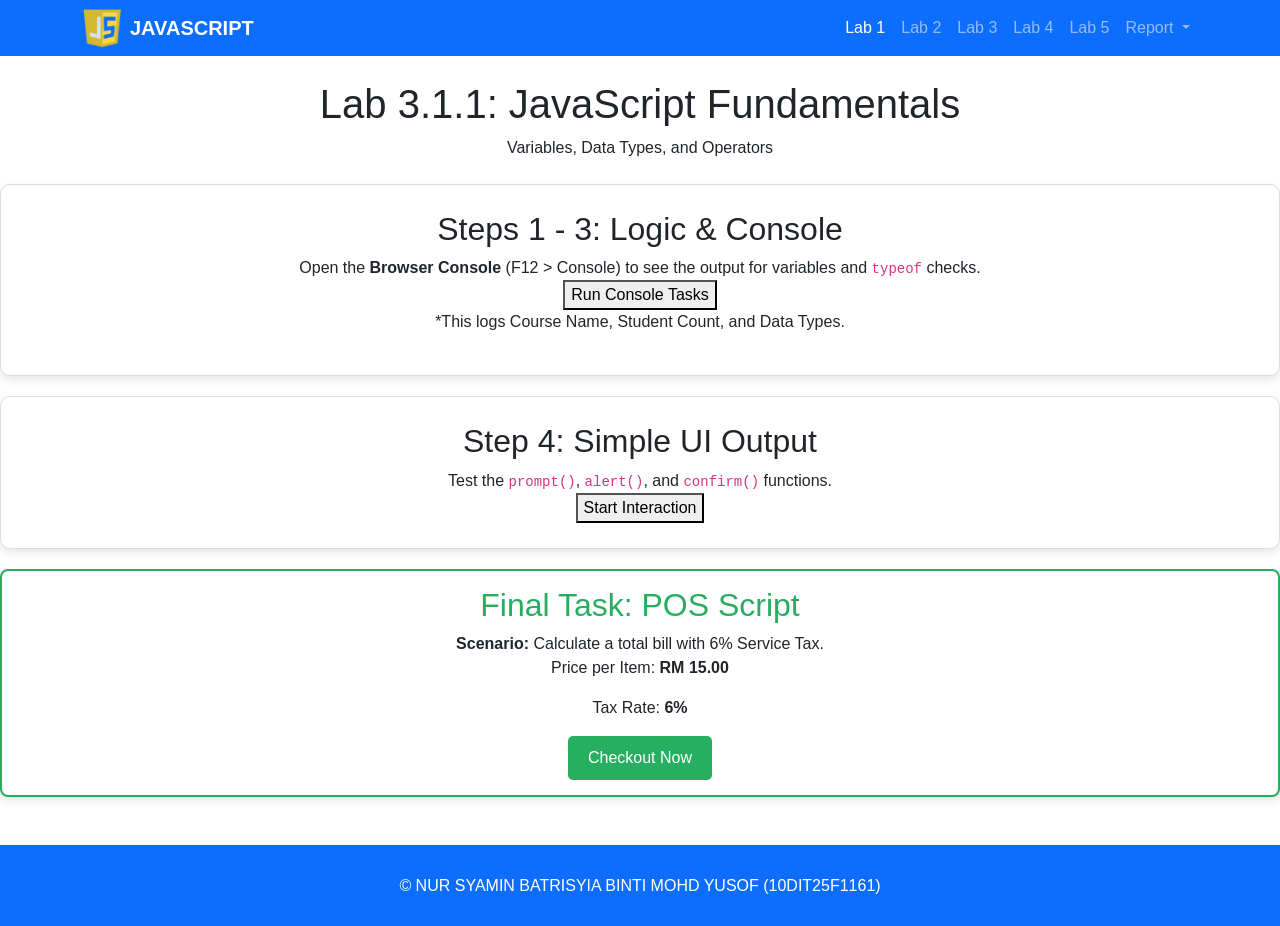
<file: index.html>
<!DOCTYPE html>
<html lang="ms">
<head>
    <meta charset="UTF-8">
    <meta name="viewport" content="width=device-width, initial-scale=1.0">
    <title>JAVASCRIPT | Index</title>
    <link href="https://cdn.jsdelivr.net/npm/bootstrap@5.3.0/dist/css/bootstrap.min.css" rel="stylesheet">
    <style>
        /* CSS tambahan untuk kemas */
        body { font-family: 'Segoe UI', sans-serif; }
        footer { border-top: 5px solid #0d6efd; }
        .card { transition: 0.3s; }
        .card:hover { transform: translateY(-5px); }
        .accordion-button:not(.collapsed) { background-color: #0d6efd; color: white; }

            /* Center main content */
.main-content{
    max-width: 800px;
    margin: 40px auto;
}

/* Box design */
.lab-card{
    background: white;
    border: 1px solid #ddd;
    border-radius: 10px;
    padding: 25px;
    margin-bottom: 20px;
    box-shadow: 0 4px 10px rgba(0,0,0,0.1);
    text-align: center;
}
    </style>
</head>
<body>

    <header>
        <nav class="navbar navbar-expand-lg navbar-dark bg-primary">
            <div class="container">
                <img src="images/logo.png" alt="JavaScript Logo" width="40" height="40"
             class="me-2">
                <a class="navbar-brand fw-bold" href="index.html">JAVASCRIPT</a>
                <button class="navbar-toggler" type="button" data-bs-toggle="collapse" data-bs-target="#navbarNavMain">
                    <span class="navbar-toggler-icon"></span>
                </button>

                <div class="collapse navbar-collapse justify-content-end" id="navbarNavMain">
                    <ul class="navbar-nav">
                        <li class="nav-item"><a class="nav-link active" href="index.html">Lab 1</a></li>
                        <li class="nav-item"><a class="nav-link" href="lab2.html">Lab 2</a></li>
                        <li class="nav-item"><a class="nav-link" href="lab3.html">Lab 3</a></li>
                        <li class="nav-item"><a class="nav-link" href="lab4.html">Lab 4</a></li>
                        <li class="nav-item"><a class="nav-link" href="lab5.html">Lab 5</a></li>
                        <li class="nav-item dropdown">
                          <a class="nav-link dropdown-toggle" href="#" id="reportDropdown" role="button" data-bs-toggle="dropdown" aria-expanded="false">
                            Report
                          </a>
                          <ul class="dropdown-menu" aria-labelledby="reportDropdown">
                            <li><a class="dropdown-item" href="report2.html">Report 1</a></li>
                            <li><a class="dropdown-item" href="report/LAB ACTIVITY 3_JS_Part B_week9.docx">Lab 4 Part B</a></li>
                            <li><a class="dropdown-item" href="report2.html">Report 2</a></li>
                            <li><a class="dropdown-item" href="report3.html">Report 3</a></li>
                          </ul>
                        </li>
                    </ul>
                </div>
            </div>
        </nav>
    </header>

    <header class="text-center my-4">
    <h1>Lab 3.1.1: JavaScript Fundamentals</h1>
    <p>Variables, Data Types, and Operators</p>
</header>
    
    <section class="lab-card">
        <h2>Steps 1 - 3: Logic & Console</h2>
        <div class="instruction">
            Open the <strong>Browser Console</strong> (F12 > Console) to see the output for variables and <code>typeof</code> checks.
        </div>
        <button onclick="runConsoleTasks()">Run Console Tasks</button>
        <p class="note">*This logs Course Name, Student Count, and Data Types.</p>
    </section>

    <section class="lab-card">
        <h2>Step 4: Simple UI Output</h2>
        <div class="instruction">
            Test the <code>prompt()</code>, <code>alert()</code>, and <code>confirm()</code> functions.
        </div>
        <button onclick="runInteraction()">Start Interaction</button>
    </section>    

    <section class="lab-card" style="border: 2px solid #27ae60; margin-top: 20px; padding: 15px; border-radius: 8px;">
        <h2 style="color: #27ae60;">Final Task: POS Script</h2>
        <div class="instruction">
            <strong>Scenario:</strong> Calculate a total bill with 6% Service Tax.
        </div>
        <p>Price per Item: <strong>RM 15.00</strong></p>
        <p>Tax Rate: <strong>6%</strong></p>
        
        <button onclick="runPOS()" style="background-color: #27ae60; color: white; padding: 10px 20px; border: none; border-radius: 5px; cursor: pointer;">
            Checkout Now
        </button>
    </section>    

    <script>
        function runConsoleTasks() {
            const courseName = "Web Design Technology";
            let studentCount = 30;
            let isLabFinished = false;

            console.log("---Step 1: Variables---");
            console.log("Course:", courseName);
            console.log("Initial Students:", studentCount);

            let x = 10;
            let y = 3;
            console.log("---Step 2: Arithemetic---");
            console.log("Addition (10+3):", x + y);
            console.log("Reminder (10%3):", x % y);

            console.log("---Step 3: Data Types---");
            console.log("Types of courseName:", typeof courseName);
            console.log("Types of studentCount:", typeof studentCount);
            console.log("Types of isLabFinished:", typeof isLabFinished);

            alert("Check your browser console (F12) to see the results!");
        }

        function runInteraction() {
            let username = prompt("What is your name?");
            if (username) {
                alert("Welcome to JS Lab, " + username + "!");

                let proceed = confirm("Do you want to start the lab?");
                console.log("User wants to proceed:", proceed);
            }
        }    

        function runPOS() {
            const pricePerItem = 15;
            const taxRate = 0.06;

            let quantity = prompt("How many items do youu want to buy?")

            if (quantity !== null && quantity !== "") {
                let qtyNumber = parseInt(quantity);

                if (!isNaN(qtyNumber) && qtyNumber > 0) {
                    let subtotal = pricePerItem * qtyNumber;
                    let totalTax = subtotal * taxRate;
                    let finalBill= subtotal + totalTax;

                    alert("Order Summary:\n" +
                          "------------------\n" +
                          "Quantity: " + qtyNumber + "\n" +
                          "Subtotal: RM " + subtotal.toFixed(2) + "\n" +
                          "Service Tax (6%): RM " + totalTax.toFixed(2) + "\n\n" +
                          "Your total bill is: RM " + finalBill.toFixed(2));

                } else {
                    alert("Invalid input! Please enter a valid number.");
                }
            }
        }
    </script>

    <footer class="bg-primary text-white py-4 mt-5">
        <div class="container text-center">
            <p class="mb-1">&copy; NUR SYAMIN BATRISYIA BINTI MOHD YUSOF (10DIT25F1161)</p>
        </div>
    </footer>

    <script src="https://cdn.jsdelivr.net/npm/bootstrap@5.3.0/dist/js/bootstrap.bundle.min.js"></script>
</body>
</html>
</file>
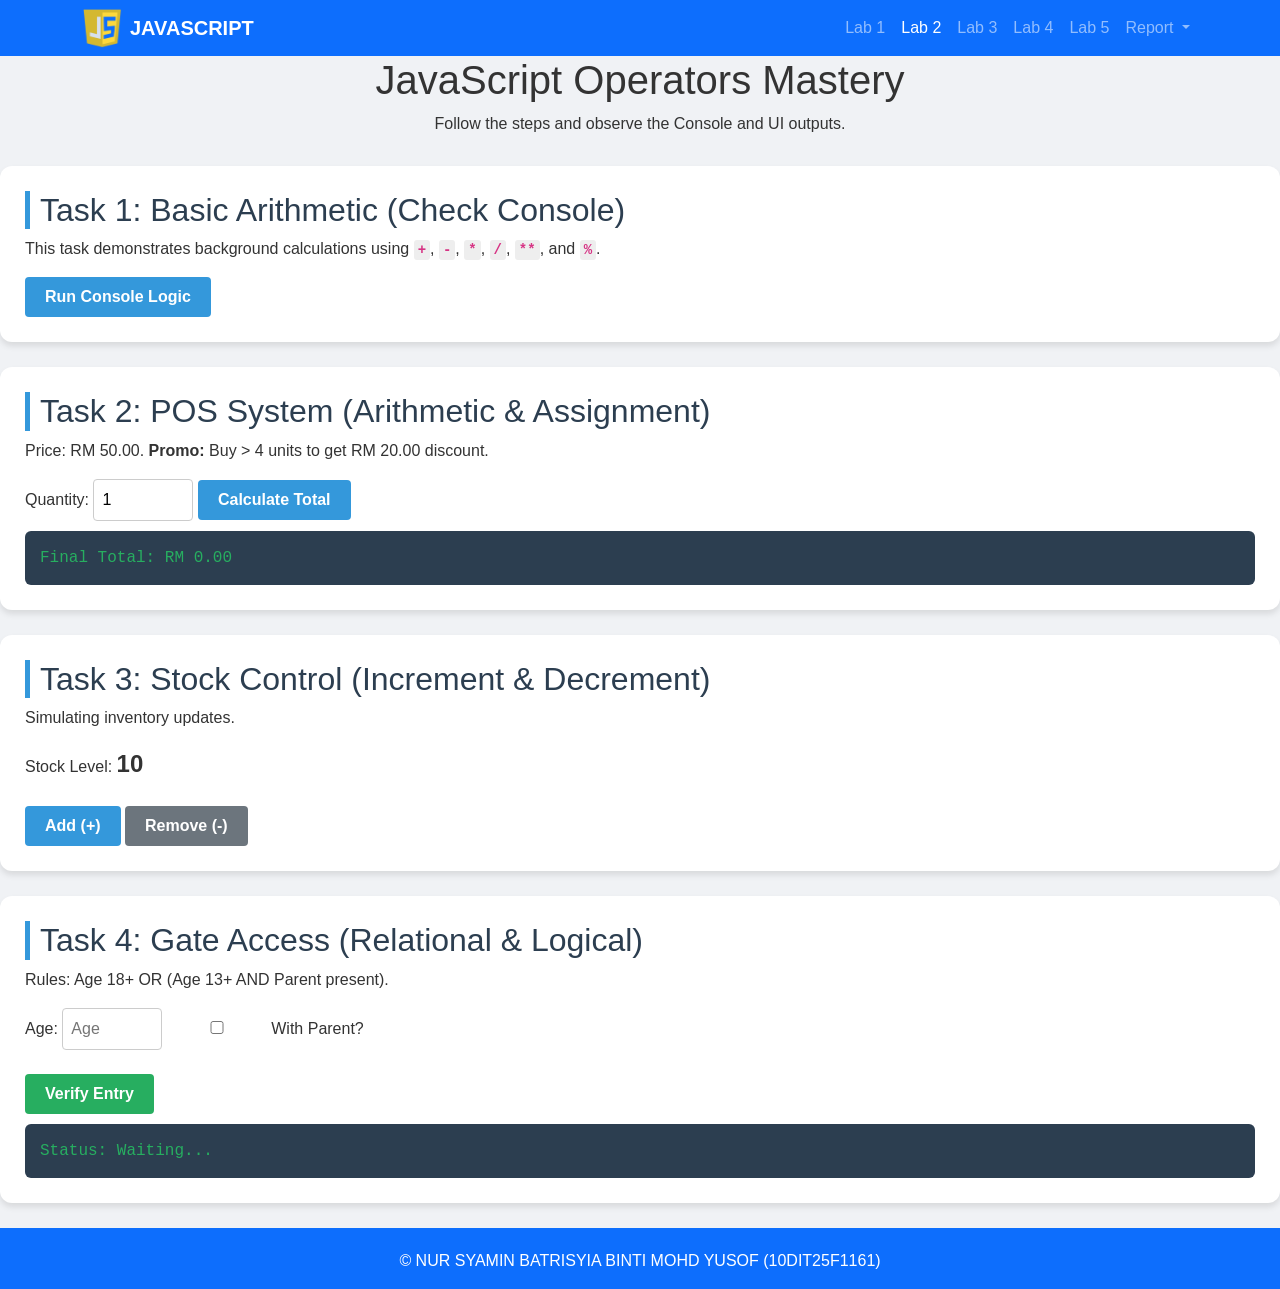
<file: lab2.html>
<!DOCTYPE html>
<html lang="ms">
<head>
    <meta charset="UTF-8">
    <meta name="viewport" content="width=device-width, initial-scale=1.0">
    <title>JAVASCRIPT | Index</title>
    <link href="https://cdn.jsdelivr.net/npm/bootstrap@5.3.0/dist/css/bootstrap.min.css" rel="stylesheet">
    <style>
        /* CSS tambahan untuk kemas */
        body { font-family: 'Segoe UI', sans-serif; }
        footer { border-top: 5px solid #0d6efd; }
        .card { transition: 0.3s; }
        .card:hover { transform: translateY(-5px); }
        .accordion-button:not(.collapsed) { background-color: #0d6efd; color: white; }
    </style>
    <style>
        body { font-family: 'Segoe UI', sans-serif; background-color: #f0f2f5; color: #333; }

        section { background: white; padding: 25px; border-radius: 12px; margin-bottom: 25px; box-shadow: 0 4px 6px rgba(0,0,0,0.1); }

        h2 { color: #2c3e50; border-left: 5px solid #3498db; padding-left: 10px; margin-top: 0; }

        .output-box { background: #2c3e50; color: #27ae60; padding: 15px; border-radius: 6px; font-family: 'Courier New', monospace; margin-top: 10px; }

        .short-note { background: #fff3cd; color: #856404; padding: 15px; border-radius: 6px; margin-top: 15px; border-left: 5px solid #ffc107; display: none; font-size: 0.9rem; }

        input { padding: 8px; width: 100px; border-radius: 4px; border: 1px solid #ccc; }

        button { padding: 8px 20px; background: #3498db; color: white; border: none; border-radius: 4px; cursor: pointer; font-weight: bold; }

        button:hover { background: #2980b9; }

        code { background: #eee; padding: 2px 4px; border-radius: 3px; font-weight: bold; color: #d63384; }
    </style>
</head>
<body>

    <header>
        <nav class="navbar navbar-expand-lg navbar-dark bg-primary">
            <div class="container">
                <img src="images/logo.png" alt="JavaScript Logo" width="40" height="40"
                class="me-2">
                <a class="navbar-brand fw-bold" href="index.html">JAVASCRIPT</a>
                <button class="navbar-toggler" type="button" data-bs-toggle="collapse" data-bs-target="#navbarNavMain">
                    <span class="navbar-toggler-icon"></span>
                </button>

                <div class="collapse navbar-collapse justify-content-end" id="navbarNavMain">
                    <ul class="navbar-nav">
                        <li class="nav-item"><a class="nav-link" href="index.html">Lab 1</a></li>
                        <li class="nav-item"><a class="nav-link active" href="lab2.html">Lab 2</a></li>
                        <li class="nav-item"><a class="nav-link" href="lab3.html">Lab 3</a></li>
                        <li class="nav-item"><a class="nav-link" href="lab4.html">Lab 4</a></li>
                        <li class="nav-item"><a class="nav-link" href="lab5.html">Lab 5</a></li>
                        <li class="nav-item dropdown">
                          <a class="nav-link dropdown-toggle" href="#" id="reportDropdown" role="button" data-bs-toggle="dropdown" aria-expanded="false">
                            Report
                          </a>
                          <ul class="dropdown-menu" aria-labelledby="reportDropdown">
                            <li><a class="dropdown-item" href="report2.html">Report 1</a></li>
                            <li><a class="dropdown-item" href="report/LAB ACTIVITY 3_JS_Part B_week9.docx">Lab 4 Part B</a></li>
                            <li><a class="dropdown-item" href="report2.html">Report 2</a></li>
                            <li><a class="dropdown-item" href="report3.html">Report 3</a></li>
                          </ul>
                        </li>
                    </ul>
                </div>
            </div>
        </nav>
    </header>

    <header style="text-align: center; margin-bottom: 30px;">
        <h1>JavaScript Operators Mastery</h1>
        <p>Follow the steps and observe the Console and UI outputs.</p>
    </header>

    <section>
        <h2>Task 1: Basic Arithmetic (Check Console)</h2>
        <p>This task demonstrates background calculations using <code>+</code>, <code>-</code>, <code>*</code>, <code>/</code>, <code>**</code>, and <code>%</code>.</p>
        <button onclick="runTask1()">Run Console Logic</button>
    </section>

    <section>
        <h2>Task 2: POS System (Arithmetic & Assignment)</h2>
        <p>Price: RM 50.00. <strong>Promo:</strong> Buy > 4 units to get RM 20.00 discount.</p>
        Quantity: <input type="number" id="qty" value="1">
        <button onclick="runTask2()">Calculate Total</button>
        <div id="outPOS" class="output-box">Final Total: RM 0.00</div>
        <div id="notePOS" class="short-note"></div>
    </section>

    <section>
        <h2>Task 3: Stock Control (Increment & Decrement)</h2>
        <p>Simulating inventory updates.</p>
        Stock Level: <span id="stockVal" style="font-size: 1.5rem; font-weight: bold;">10</span><br><br>
        <button onclick="runTask3('inc')">Add (+)</button>
        <button onclick="runTask3('dec')" style="background:#6c757d;">Remove (-)</button>
        <div id="noteStock" class="short-note"></div>
    </section>

    <section>
        <h2>Task 4: Gate Access (Relational & Logical)</h2>
        <p>Rules: Age 18+ OR (Age 13+ AND Parent present).</p>
        Age: <input type="number" id="age" placeholder="Age"> 
        <label><input type="checkbox" id="parent"> With Parent?</label><br><br>
        <button onclick="runTask4()" style="background:#27ae60;">Verify Entry</button>
        <div id="outSecurity" class="output-box">Status: Waiting...</div>
        <div id="noteSecurity" class="short-note"></div>
    </section>

    <script>
        function showNote(id,text) {
            const noteDiv = document.getElementById(id);
            noteDiv.style.display = 'block';
            noteDiv.innerHTML = text;
        }

        function runTask1() {
            console.log("--- Task 1: Arithmetic Operations ---");
            let students = 31;
            students = students + 1;
            students = students - 2;
            students = students * 2;
            students = students / 2;
            let power = 10 ** 2;
            let remainder = 31 % 2;

            console.log("Final Student Count: " + students);
            console.log("10 to the power of 2: " + power);
            console.log("Remainder of 31/2: " + remainder);
            alert("Check Browser Console (F12) for results!");
        }

        function runTask2() {
            let price = 50;
            let qty = parseInt(document.getElementById('qty').value);

            let total = price * qty;
            let note = "<b>Subtopic (a) Arithemetic:</b> <code>*</code> multiplied " + price + " by " + qty + ".<br>";

            if (qty > 4) {
                total -= 20;
                note += "<b>Subtopic (b) Assignment:</b> <code>-=</code> updated the total by subtracting the discount.";
            }

            document.getElementById('outPOS').textContent = "Final Total: RM " + total.toFixed(2);
            showNote('notePOS', note);
        }

        let stock = 10;
        function runTask3(type) {
            let note = "";
            if (type === 'inc') {
                stock++;
                note = "<b>Subtopic (c) Increment:</b> <code>++</code> increased the stock by 1.";
            } else {
                stock--;
                note = "<b>Subtopic (c) Decrement:</b>  <code>--</code> decreased the stock by 1.";
            }
            document.getElementById('stockVal').textContent = stock;
            showNote('noteStock', note);
        }

        function runTask4() {
            let age = parseInt(document.getElementById('age').value);
            let hasParent = document.getElementById('parent').checked;
            let status = document.getElementById('outSecurity');

            if (isNaN(age)) return alert("Please enter a valid age. ");

            let isEligible = (age >= 18) || (age >= 13 && hasParent);
            status.textContent = isEligible ? "Status: ACCESS GRANTED ✅" : "Status: ACCESS DENIED ❌";
            status.style.color = isEligible ? "#27ae60" : "#ff4d4d";

            let note = "<b>Subtopic (d) Relational:</b> <code>>=</code> compared Age (" + age + ") to the limit.<br>";
            note += "<b>Subtopic (e) Logical:</b> Used <code>||</code> (OR) and <code>&&</code> (AND) to combine rules.";
            showNote('noteSecurity', note);
        }


    </script>

<!-- ================= FOOTER ================= -->
<footer class="bg-primary text-white text-center py-3">
    &copy; NUR SYAMIN BATRISYIA BINTI MOHD YUSOF (10DIT25F1161)
</footer>


<script src="https://cdn.jsdelivr.net/npm/bootstrap@5.3.2/dist/js/bootstrap.bundle.min.js"></script>
</body>
</html>
</file>
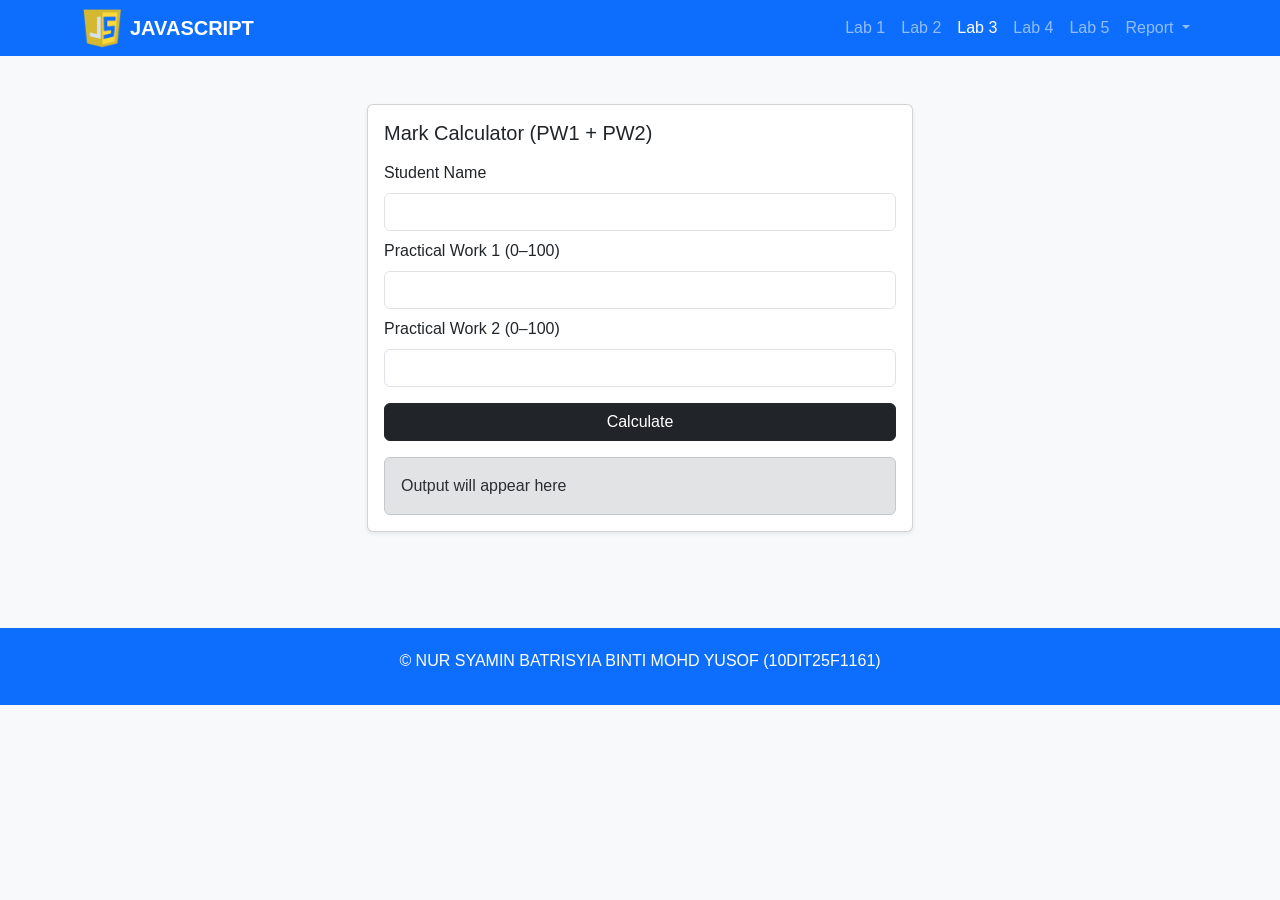
<file: lab3.html>
<!DOCTYPE html>
<html lang="ms">
<head>
    <meta charset="UTF-8">
    <meta name="viewport" content="width=device-width, initial-scale=1.0">
    <title>JAVASCRIPT | Index</title>
    <link href="https://cdn.jsdelivr.net/npm/bootstrap@5.3.0/dist/css/bootstrap.min.css" rel="stylesheet">
    <style>
        /* CSS tambahan untuk kemas */
        body { font-family: 'Segoe UI', sans-serif; }
        footer { border-top: 5px solid #0d6efd; }
        .card { transition: 0.3s; }
        .card:hover { transform: translateY(-5px); }
        .accordion-button:not(.collapsed) { background-color: white; color: white; }
    </style>
</head>
<body>

    <header>
        <nav class="navbar navbar-expand-lg navbar-dark bg-primary">
            <div class="container">
                <img src="images/logo.png" alt="JavaScript Logo" width="40" height="40"
             class="me-2">
                <a class="navbar-brand fw-bold" href="index.html">JAVASCRIPT</a>
                <button class="navbar-toggler" type="button" data-bs-toggle="collapse" data-bs-target="#navbarNavMain">
                    <span class="navbar-toggler-icon"></span>
                </button>

                <div class="collapse navbar-collapse justify-content-end" id="navbarNavMain">
                    <ul class="navbar-nav">
                        <li class="nav-item"><a class="nav-link" href="index.html">Lab 1</a></li>
                        <li class="nav-item"><a class="nav-link" href="lab2.html">Lab 2</a></li>
                        <li class="nav-item"><a class="nav-link active" href="lab3.html">Lab 3</a></li>
                        <li class="nav-item"><a class="nav-link" href="lab4.html">Lab 4</a></li>
                        <li class="nav-item"><a class="nav-link" href="lab5.html">Lab 5</a></li>
                        <li class="nav-item dropdown">
                          <a class="nav-link dropdown-toggle" href="#" id="reportDropdown" role="button" data-bs-toggle="dropdown" aria-expanded="false">
                            Report
                          </a>
                          <ul class="dropdown-menu" aria-labelledby="reportDropdown">
                            <li><a class="dropdown-item" href="report2.html">Report 1</a></li>
                            <li><a class="dropdown-item" href="report/LAB ACTIVITY 3_JS_Part B_week9.docx">Lab 4 Part B</a></li>
                            <li><a class="dropdown-item" href="report2.html">Report 2</a></li>
                            <li><a class="dropdown-item" href="report3.html">Report 3</a></li>
                          </ul>
                        </li>
                    </ul>
                </div>
            </div>
        </nav>
    </header>

    <body class="bg-light">

        <div class="container py-5">
        <div class="row justify-content-center">
        <div class="col-md-6">
        
        <div class="card shadow-sm">
        <div class="card-body">
        <h1 class="h5 mb-3">Mark Calculator (PW1 + PW2)</h1>
        
        <div class="mb-2">
        <label class="form-label">Student Name</label>
        <input type="text" id="studentName" class="form-control">
        </div>
        
        <div class="mb-2">
        <label class="form-label">Practical Work 1 (0–100)</label>
        <input type="number" id="pw1" class="form-control" min="0" max="100">
        </div>
        
        <div class="mb-3">
        <label class="form-label">Practical Work 2 (0–100)</label>
        <input type="number" id="pw2" class="form-control" min="0" max="100">
        </div>
        
        <button id="btnCalc" class="btn btn-dark w-100">Calculate</button>
        
        <div id="outputBox" class="alert alert-secondary mt-3 mb-0">
        Output will appear here
        </div>
        </div>
        </div>
        
        </div>
        </div>
        </div>
        
        </body>
        

<footer class="mt-5 py-3 bg-primary text-white text-center">
    <p>&copy; NUR SYAMIN BATRISYIA BINTI MOHD YUSOF (10DIT25F1161)</p>
</footer>

<script src="script.js"></script>

</body>
</html>
</file>
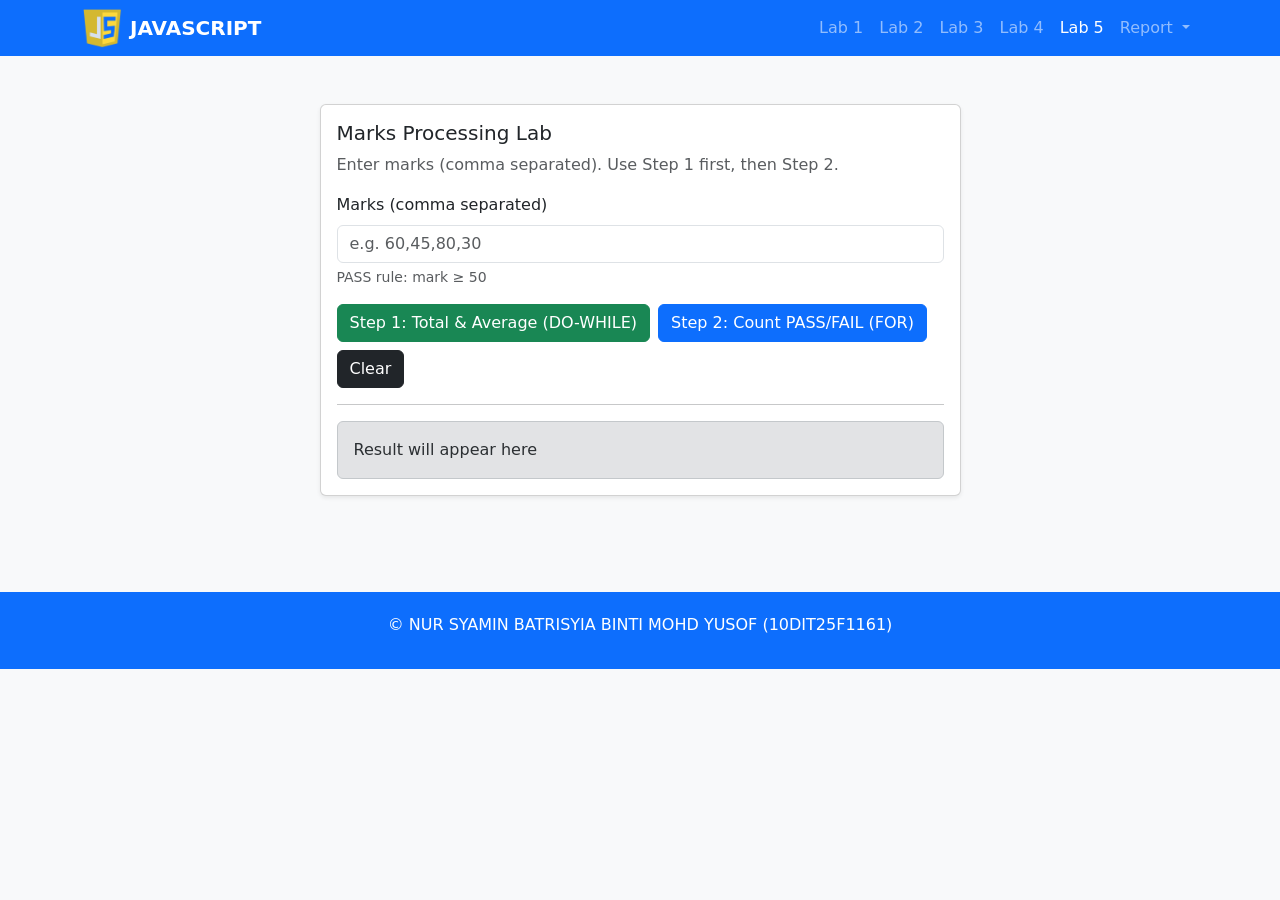
<file: lab5.html>
<!DOCTYPE html>
<html lang="en">
<head>
  <meta charset="UTF-8">
  <meta name="viewport" content="width=device-width, initial-scale=1.0">
  <title>Marks Processing Lab</title>
  <link href="https://cdn.jsdelivr.net/npm/bootstrap@5.3.0/dist/css/bootstrap.min.css" rel="stylesheet">
    <style>
        /* CSS tambahan untuk kemas */
        body { font-family: 'Segoe UI', sans-serif; }
        footer { border-top: 5px solid #0d6efd; }
        .card { transition: 0.3s; }
        .card:hover { transform: translateY(-5px); }
        .accordion-button:not(.collapsed) { background-color: #0d6efd; color: white; }
    </style>

  <!-- Bootstrap CDN CSS -->
  <link href="https://cdn.jsdelivr.net/npm/bootstrap@5.3.2/dist/css/bootstrap.min.css" rel="stylesheet">
</head>
<body class="bg-light">

  <header>
        <nav class="navbar navbar-expand-lg navbar-dark bg-primary">
            <div class="container">
                <img src="images/logo.png" alt="JavaScript Logo" width="40" height="40"
             class="me-2">
                <a class="navbar-brand fw-bold" href="index.html">JAVASCRIPT</a>
                <button class="navbar-toggler" type="button" data-bs-toggle="collapse" data-bs-target="#navbarNavMain">
                    <span class="navbar-toggler-icon"></span>
                </button>

                <div class="collapse navbar-collapse justify-content-end" id="navbarNavMain">
                    <ul class="navbar-nav">
                        <li class="nav-item"><a class="nav-link" href="index.html">Lab 1</a></li>
                        <li class="nav-item"><a class="nav-link" href="lab2.html">Lab 2</a></li>
                        <li class="nav-item"><a class="nav-link" href="lab3.html">Lab 3</a></li>
                        <li class="nav-item"><a class="nav-link" href="lab4.html">Lab 4</a></li>
                        <li class="nav-item"><a class="nav-link active" href="lab5.html">Lab 5</a></li>
                        <li class="nav-item dropdown">
                          <a class="nav-link dropdown-toggle" href="#" id="reportDropdown" role="button" data-bs-toggle="dropdown" aria-expanded="false">
                            Report
                          </a>
                          <ul class="dropdown-menu" aria-labelledby="reportDropdown">
                            <li><a class="dropdown-item" href="report/Report Lab 1.pdf">Report Lab 1</a></li>
                            <li><a class="dropdown-item" href="report/Report Lab 2.pdf">Report Lab 2</a></li>
                            <li><a class="dropdown-item" href="report/Report Lab 3.pdf">Report Lab 3</a></li>
                            <li><a class="dropdown-item" href="report/Report Lab 4.pdf">Report Lab 4</a></li>
                            <li><a class="dropdown-item" href="report/Report Lab 4 Part 2.pdf">Report Lab 4.2</a></li>
                            <li><a class="dropdown-item" href="report/Report Lab 5.pdf">Report Lab 5</a></li>
                          </ul>
                        </li>
                    </ul>
                </div>
            </div>
        </nav>
    </header>

  <div class="container py-5">
    <div class="row justify-content-center">
      <div class="col-lg-7">

        <div class="card shadow-sm">
          <div class="card-body">
            <h1 class="h5 mb-2">Marks Processing Lab</h1>
            <p class="text-muted mb-3">
              Enter marks (comma separated). Use Step 1 first, then Step 2.
            </p>

            <div class="mb-3">
              <label class="form-label">Marks (comma separated)</label>
              <input type="text" id="marks" class="form-control" placeholder="e.g. 60,45,80,30">
              <div class="form-text">PASS rule: mark ≥ 50</div>
            </div>

            <div class="d-flex flex-wrap gap-2">
              <button id="btnDoWhile" class="btn btn-success">Step 1: Total & Average (DO-WHILE)</button>
              <button id="btnFor" class="btn btn-primary">Step 2: Count PASS/FAIL (FOR)</button>
              <button id="btnClear" class="btn btn-dark">Clear</button>
            </div>

            <hr>

            <div id="output" class="alert alert-secondary mb-0">
              Result will appear here
            </div>
          </div>
        </div>

      </div>
    </div>
  </div>

  <footer class="bg-primary text-white text-center p-3 mt-5">
  <p>© NUR SYAMIN BATRISYIA BINTI MOHD YUSOF (10DIT25F1161)</p>
</footer>

  <!-- Bootstrap JS (for components) -->
  <script src="https://cdn.jsdelivr.net/npm/bootstrap@5.3.2/dist/js/bootstrap.bundle.min.js"></script>

  <!-- Your JS file -->
  <script src="script2.js"></script>
</body>
</html>
</file>
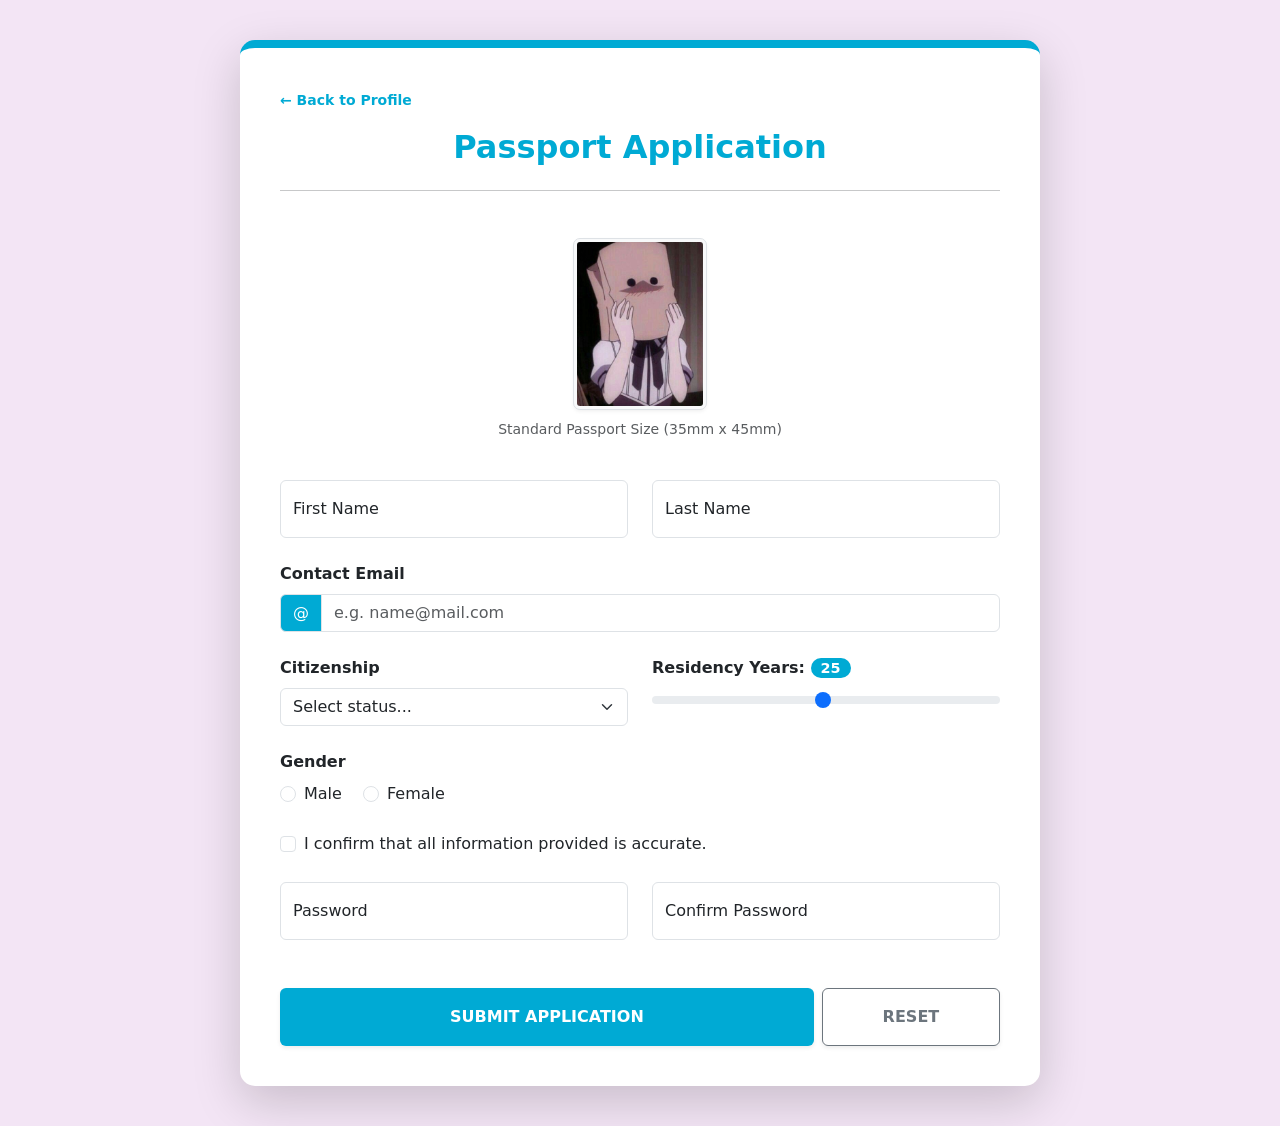
<file: passport_form.html>
<!DOCTYPE html>
<html lang="en">
<head>
    <meta charset="UTF-8">
    <meta name="viewport" content="width=device-width, initial-scale=1.0">
    <title>Lab 3.3: Passport Application Form</title>
    <link href="https://cdn.jsdelivr.net/npm/bootstrap@5.3.0/dist/css/bootstrap.min.css" rel="stylesheet">
<style>
    :root { --primary-purple: #00aad4; --hover-purple: #00aad4; --light-purple: #f3e5f5; }
    body { background-color: var(--light-purple); padding: 40px 20px; }
    .form-container { max-width: 800px; margin: auto; background: white; padding: 40px; border-radius: 15px; border-top: 8px solid var(--primary-purple); }
    .text-purple { color: var(--primary-purple); }
    .bg-purple { background-color: var(--primary-purple) !important; }
    .btn-purple { background-color: var(--primary-purple); color: white; }
    .btn-purple:hover { background-color: var(--hover-purple); color: white; }
    .passport-photo { width: 3.5cm; height: 4.5cm; object-fit: cover; border: 3px solid #f8f9fa; outline: 1px solid #dee2e6; display: block; margin: 0 auto 10px auto; }
    .form-control:focus, .form-select:focus { border-color: var(--primary-purple); box-shadow: 0 0 0 0.25rem rgba(255, 255, 255, 0.25); }
    #rangeValue { background-color: var(--primary-purple); color: white; padding: 2px 10px; border-radius: 10px; font-size: 0.9rem; }
    #successMessage { display: none; }
</style> 
</head>
<body>

    <div class="container">
    <div class="form-container shadow-lg">
        
        <div class="mb-3">
            <a href="lab4.html" class="text-decoration-none text-purple small fw-bold">&larr; Back to Profile</a>
        </div>

        <h2 class="mb-4 text-center fw-bold text-purple">Passport Application</h2>
        <hr class="mb-5">
        
        <div id="successMessage" class="alert alert-success alert-dismissible fade show" role="alert">
            <strong>Success!</strong> Your application has been validated and submitted gracefully.
            <button type="button" class="btn-close" data-bs-dismiss="alert" aria-label="Close"></button>
        </div>

        <form class="row g-4 needs-validation" id="passportForm" novalidate>
            
            <div class="col-12 text-center">
                <img src="images/pfp.jpeg" class="passport-photo rounded shadow-sm" alt="Profile">
                <p class="text-muted small">Standard Passport Size (35mm x 45mm)</p>
            </div>

            <div class="col-md-6">
                <div class="form-floating">
                    <input type="text" class="form-control" id="firstName" placeholder="First Name" required>
                    <label for="firstName">First Name</label>
                    <div class="invalid-feedback">First name is required.</div>
                </div>
            </div>

            <div class="col-md-6">
                <div class="form-floating">
                    <input type="text" class="form-control" id="lastName" placeholder="Last Name" required>
                    <label for="lastName">Last Name</label>
                    <div class="invalid-feedback">Last name is required.</div>
                </div>
            </div>

            <div class="col-md-12">
                <label for="userEmail" class="form-label fw-bold">Contact Email</label>
                <div class="input-group has-validation">
                    <span class="input-group-text bg-purple text-white">@</span>
                    <input type="email" class="form-control" id="userEmail" placeholder="e.g. name@mail.com" required>
                    <div class="invalid-feedback">Please enter a valid email address.</div>
                </div>
            </div>

            <div class="col-md-6">
                <label for="citizenStatus" class="form-label fw-bold">Citizenship</label>
                <select class="form-select" id="citizenStatus" required>
                    <option selected disabled value="">Select status...</option>
                    <option>Citizen</option>
                    <option>Permanent Resident</option>
                </select>
                <div class="invalid-feedback">Selection required.</div>
            </div>

            <div class="col-md-6">
                <label for="yearsResidency" class="form-label fw-bold">
                    Residency Years: <span id="rangeValue">25</span>
                </label>
                <input type="range" class="form-range" min="1" max="50" value="25" id="yearsResidency">
            </div>

            <div class="col-md-12">
                <label class="form-label d-block fw-bold">Gender</label>
                <div class="form-check form-check-inline">
                    <input class="form-check-input" type="radio" name="gender" id="male" required>
                    <label class="form-check-label" for="male">Male</label>
                </div>
                <div class="form-check form-check-inline">
                    <input class="form-check-input" type="radio" name="gender" id="female" required>
                    <label class="form-check-label" for="female">Female</label>
                </div>
                <div class="invalid-feedback">Please select a gender.</div>
            </div>

            <div class="col-12">
                <div class="form-check">
                  <input class="form-check-input" type="checkbox" value="" id="invalidCheck" required>
                  <label class="form-check-label" for="invalidCheck">
                    I confirm that all information provided is accurate.
                  </label>
                  <div class="invalid-feedback">You must agree before submitting.</div>
                </div>
            </div>

            <div class="col-md-6">
                <div class="form-floating">
                    <input type="password" class="form-control" id="password" placeholder="Password" required>
                    <label for="password">Password</label>
                    <div class="invalid-feedback">Please enter a password.</div>
                </div>
            </div>
            
            <div class="col-md-6">
                <div class="form-floating">
                    <input type="password" class="form-control" id="confirmPassword" placeholder="Confirm Password" required>
                    <label for="confirmPassword">Confirm Password</label>
                    <div class="invalid-feedback" id="confirmFeedback">Passwords do not match!</div>
                </div>
            </div>

            <div class="col-12 mt-5 d-flex gap-2">
                <button class="btn btn-purple w-75 py-3 fw-bold shadow-sm" type="submit">SUBMIT APPLICATION</button>
                <button class="btn btn-outline-secondary w-25 py-3 fw-bold shadow-sm" type="reset" id="resetBtn">RESET</button>
            </div>

        </form>
    </div>
</div>

<script src="https://cdn.jsdelivr.net/npm/bootstrap@5.3.0/dist/js/bootstrap.bundle.min.js"></script>

<script>
(() => {
  'use strict'

  const form = document.getElementById('passportForm');
  const password = document.getElementById('password');
  const confirmPassword = document.getElementById('confirmPassword');
  const successMessage = document.getElementById('successMessage');

  form.addEventListener('submit', function (event) {

    // Check if form fields are valid
    if (!form.checkValidity()) {
      event.preventDefault();
      event.stopPropagation();
    }

    // Check password match
    if (password.value !== confirmPassword.value) {
      event.preventDefault();
      confirmPassword.setCustomValidity("Passwords do not match");
    } else {
      confirmPassword.setCustomValidity("");
    }

    form.classList.add('was-validated');

    // If everything valid, show success message
    if (form.checkValidity() && password.value === confirmPassword.value) {
      event.preventDefault(); 
      successMessage.style.display = "block";
    }

  }, false);
})();
</script>
</body>
</html>
</file>
